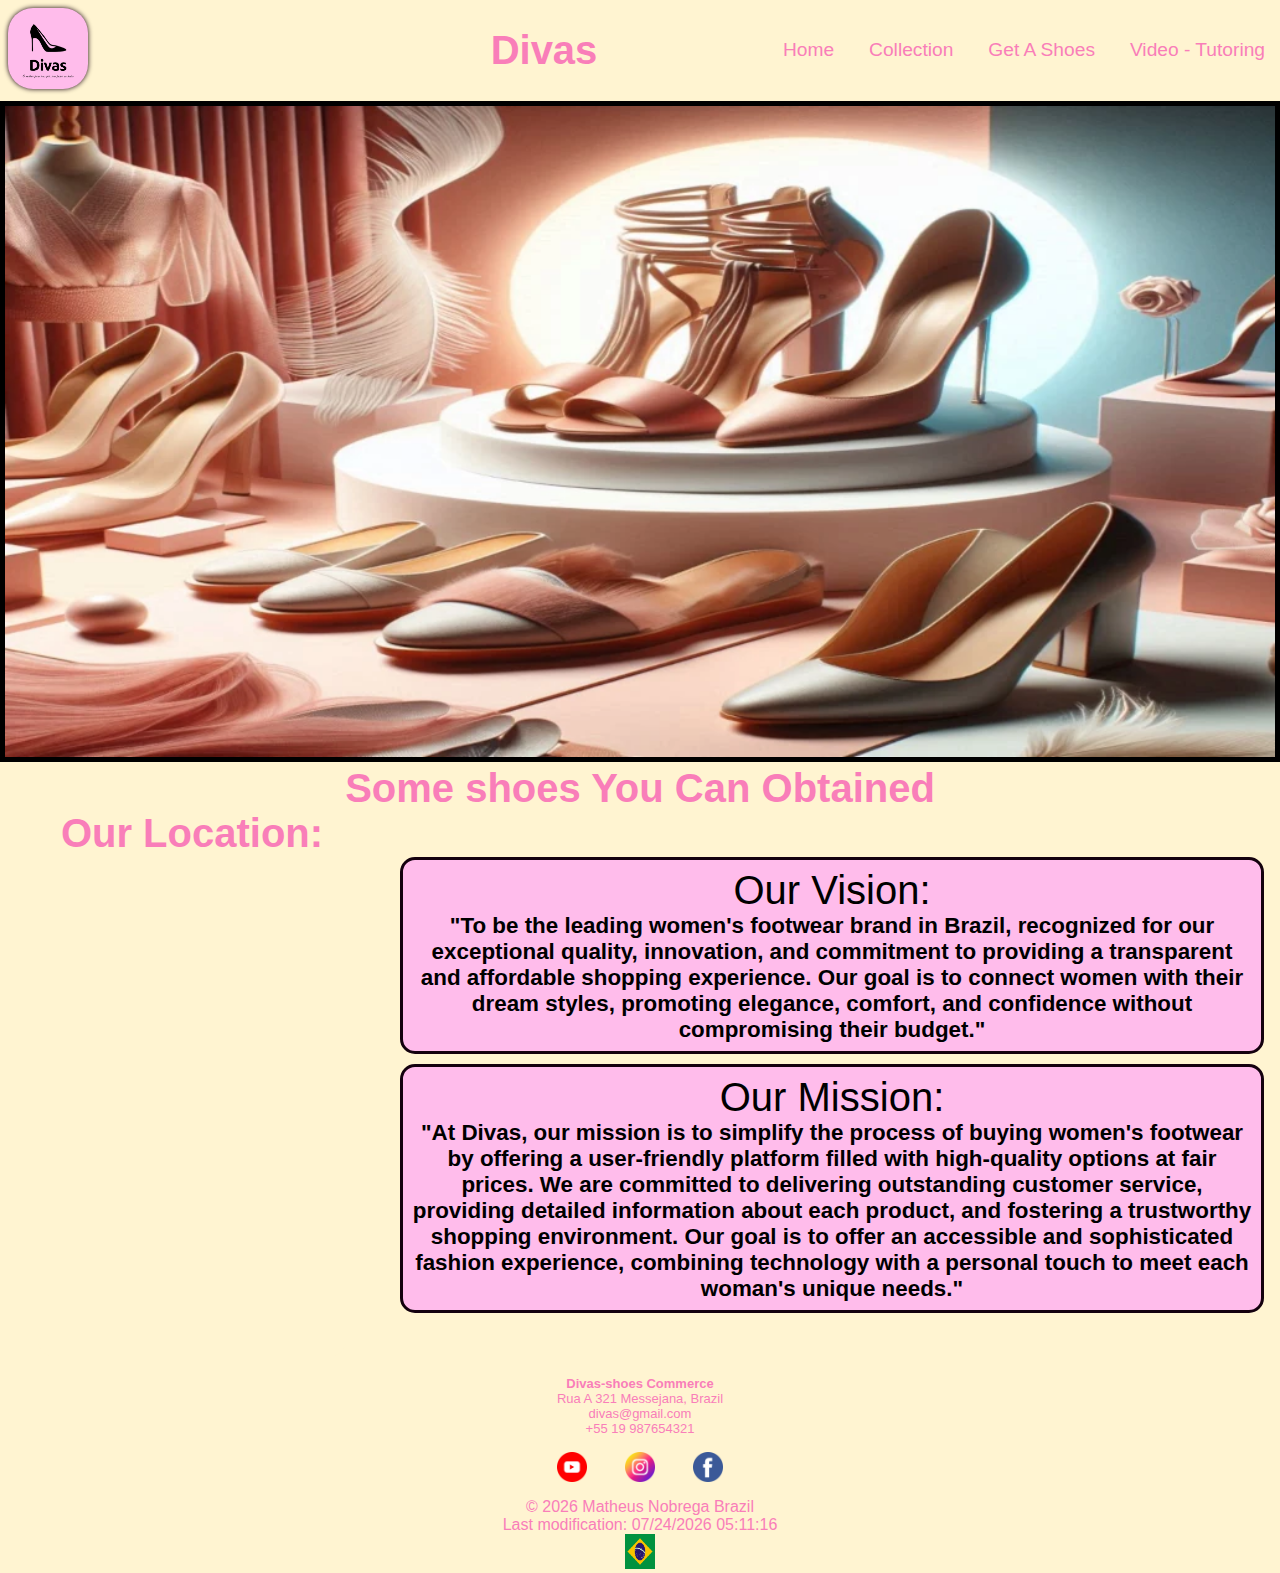
<file: project/index.html>
<!DOCTYPE html>
<html lang="en">

<head>
    <meta charset="UTF-8">
    <meta name="viewport" content="width=device-width, initial-scale=1.0">
    <meta name="author" content="Matheus Araujo da Nobrega">
    <meta name="description" content="Web Page of a Online Store of shoes called Divas">
    <link rel="icon" href="images/favicon.ico">
    <title>Divas</title>
    <link href="styles/base.css" type="text/css" rel="stylesheet">
    <link href="styles/home.css" type="text/css" rel="stylesheet">
    <script type="module" src="scripts/home.js"></script>

    <!--Font 1-->
    <link rel="preconnect" href="https://fonts.googleapis.com">
    <link rel="preconnect" href="https://fonts.gstatic.com" crossorigin>
    <link href="https://fonts.googleapis.com/css2?family=Kanit&display=swap" rel="stylesheet">

    <!--Font 2-->
    <link rel="preconnect" href="https://fonts.googleapis.com">
    <link rel="preconnect" href="https://fonts.gstatic.com" crossorigin>
    <link
        href="https://fonts.googleapis.com/css2?family=Josefin+Sans:ital,wght@0,100..700;1,100..700&family=Kanit&display=swap"
        rel="stylesheet">

    <!--Open Graphs-->
    <meta property="og:title" content=" Divas - Web Page - shoesCommerce" />
    <meta property="og:type" content="website" />
    <meta property="og:image" content="https://teteu007.github.io/wdd231/project/images/logo-divas.webp" />
    <meta property="og:url" content="https://teteu007.github.io/wdd231/project/index.html" />
</head>

<body>
    <header>
        <section id="icon-container">
            <figure>
                <img id="logo-page" src="images/logo-divas.webp" alt="logo Web Site" width="130" height="130">
                <figcaption>Logo Web Site - Divas</figcaption>
            </figure>
        </section>
        <h1>Divas</h1>
        <div id="navigation-container">
            <button id="menu" name="menu" title="hamburgerMenu"></button>
            <nav id="navMenu">
                <ul>
                    <li><a href="index.html" class="active">Home</a></li>
                    <li><a href="collection.html">Collection</a></li>
                    <li><a href="get-shoes.html">Get A Shoes</a></li>
                    <li><a href="https://www.loom.com/share/a71d8034120f4468b4c871c53f42ca32?sid=91645eb0-3998-4883-a4b1-a3f5ba46a313" target="_blank">Video - Tutoring</a></li>
                </ul>
            </nav>
        </div>
    </header>
    <main>
        <section id="video-container">
            <!-- <video autoplay muted loop id="hero-video">
                <source src="videos/hero-video.mp4" type="video/mp4">
            </video> -->
            <img src="images/hero-image.webp" alt="hero-image" id="hero-video" width="300" height="200">
        <h2>Some shoes You Can Obtained</h2>
        <section class="shoes-container">
        </section>
        <dialog id="_dialog">

        </dialog>

        <div id="location-vision-mission">
            <section id="location">
                <h2>Our Location:</h2>
                <iframe
                    src="https://www.google.com/maps/embed/v1/place?key=AIzaSyCAMEvSY4denK52pB4KYzY12A29hyhqReM&q=R.+A,++-+Messejana"
                    width="800" height="600" style="border:0;" allowfullscreen="" loading="lazy"
                    referrerpolicy="no-referrer-when-downgrade"></iframe>
            </section>
            <section class="vision-mission">
                <div id="vision">
                    <h2>Our Vision:</h2>
                    <p>"To be the leading women's footwear brand in Brazil, recognized for our exceptional quality, innovation, and commitment to providing a transparent and affordable shopping experience. Our goal is to connect women with their dream styles, promoting elegance, comfort, and confidence without compromising their budget."</p>
                </div>
                <div id="mission">
                    <h2>Our Mission:</h2>
                    <p>"At Divas, our mission is to simplify the process of buying women's footwear by offering a user-friendly platform filled with high-quality options at fair prices. We are committed to delivering outstanding customer service, providing detailed information about each product, and fostering a trustworthy shopping environment. Our goal is to offer an accessible and sophisticated fashion experience, combining technology with a personal touch to meet each woman's unique needs."</p>
                </div>
            </section>
        </div>
    </main>
    <footer>
        <div>
            <section id="information-general">
                <h2>Divas-shoes Commerce</h2>
                <p>
                    Rua A 321 Messejana, Brazil<br>
                    divas@gmail.com<br>
                    +55 19 987654321
                </p>
            </section>
            <section id="social-media">
                <img class="social-medialogos" src="images/social-media/youtube.webp" alt="youtube" width="30"
                    height="30" loading="lazy">
                <img class="social-medialogos" src="images/social-media/instagram.webp" alt="instagram" height="30"
                    width="30" loading="lazy">
                <img class="social-medialogos" src="images/social-media/facebook.webp" alt="facebook" height="30"
                    width="30" loading="lazy">
            </section>
            <section id="information-footer">
                <p>
                    <span>&copy;</span>
                    <span id="currentyear"></span>
                    Matheus Nobrega
                    Brazil
                </p>
                <p id="modified"></p>
                <hr>
                <img src="images/flag.webp" width="30" height="35" loading="lazy" alt="BrazilFlag">
            </section>
        </div>
    </footer>
</body>

</html>
</file>
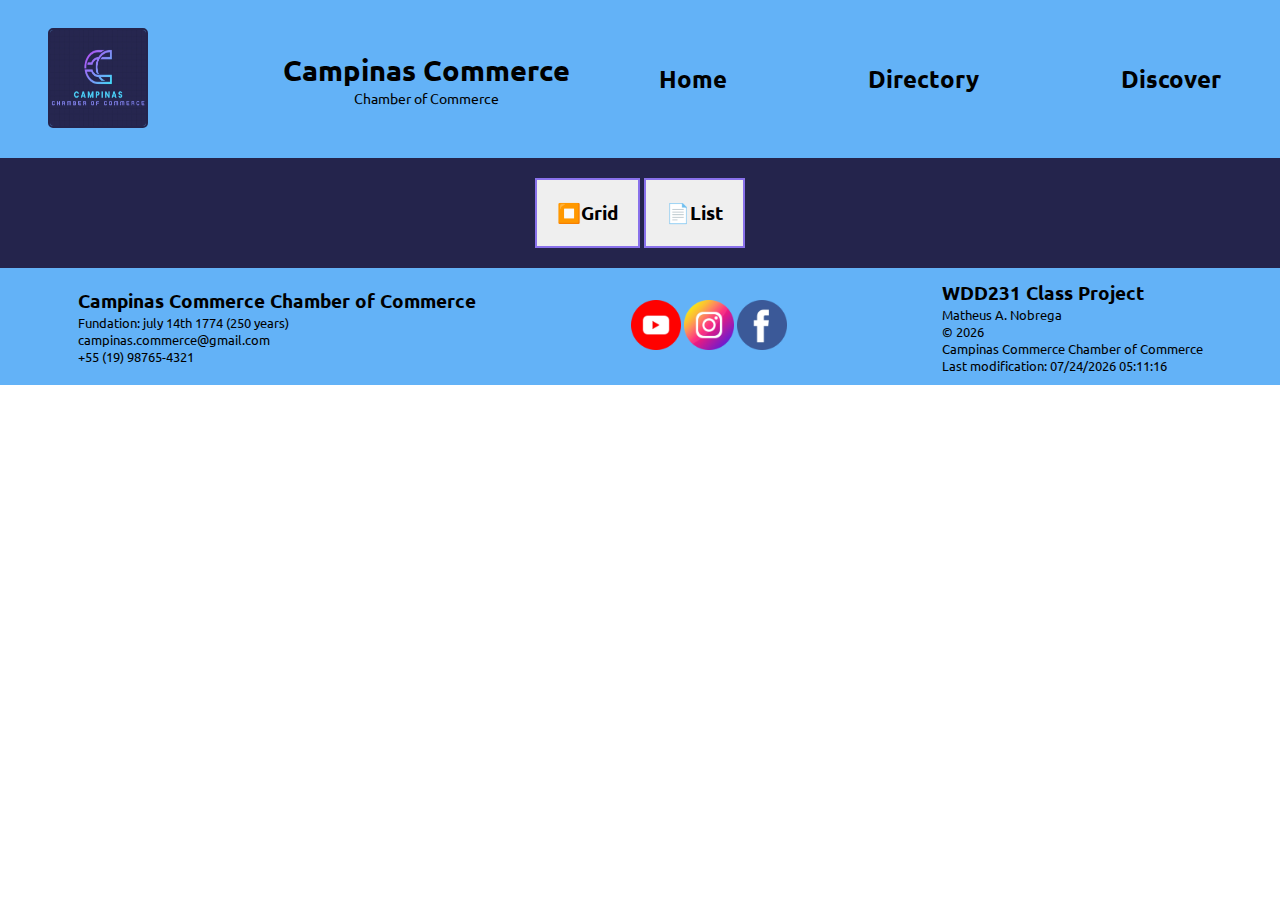
<file: chamber/directory.html>
<!DOCTYPE html>
<html lang="en">

<head>
    <meta charset="UTF-8">
    <meta name="viewport" content="width=device-width, initial-scale=1.0">
    <meta name="author" content="Matheus A. Nobrega">
    <meta name="description" content="Directory of the Chamber Commerce of Campinas, Sao Paulo, Brazil">
    <link rel="icon" href="images/favicon.ico" type="image/x-icon">
    <title>Directory of Campinas Commerce - WDD231 Web Frontend Development I</title>
    <link href="styles/directory.css" type="text/css" rel="stylesheet">
    <script src="scripts/directory.js" defer></script>

    <!--Fonts-->
    <link rel="preconnect" href="https://fonts.googleapis.com">
    <link rel="preconnect" href="https://fonts.gstatic.com" crossorigin>
    <link href="https://fonts.googleapis.com/css2?family=Ubuntu:wght@400;500;700&display=swap" rel="stylesheet">

    <!--Open Graphs-->
    <meta property="og:title" content="Directory of the Chamber Commerce of Campinas, Sao Paulo, Brazil">
    <meta property="og:type" content="website">
    <meta property="og:image" content="https://raw.githubusercontent.com/Teteu007/wdd231/main/chamber/images/logos/main-logo.webp">
    <meta property="og:url" content="https://Teteu007.github.io/wdd231/chamber/directory.html">
</head>

<body>
    <header>
        <div id="container-logo">
            <img class="logo-commerce" src="images/logos/main-logo.webp" alt="logo" width="100" height="100" loading="lazy">
        </div>
        <div id="title">
            <h1>Campinas Commerce</h1>
            <p>Chamber of Commerce</p>
        </div>
        <button id="menu"></button>
        <nav id="navMenu">
            <ul>
                <li><a href="index.html">Home</a></li>
                <li><a href="directory.html">Directory</a></li>
                <li><a href="discover.html">Discover</a></li>
            </ul>
        </nav>
    </header>
    <main>
        <div id="buttons">
            <button id="grid">⏹️Grid</button>
            <button id="list">📄List</button>
        </div>

        <section id="directory" class="grid">
            
        </section>
    </main>
    <footer>
        <section id="information">
            <h2>Campinas Commerce Chamber of Commerce</h2>
            <p>Fundation: july 14th 1774 (250 years)</p>
            <p>campinas.commerce@gmail.com</p>
            <p>+55 (19) 98765-4321</p>
        </section>
        <section id="social-media">
            <img class="social-medialogos" src="images/logos/youtube.webp" alt="youtube" width="50" height="50" loading="lazy" >
            <img class="social-medialogos" src="images/logos/instagram.webp" alt="instagram" height="50" width="50" loading="lazy">
            <img class="social-medialogos" src="images/logos/facebook.webp" alt="facebook" height="50" width="50" loading="lazy">
        </section>
        <section id="footer-info">
            <h2>WDD231 Class Project</h2>
            <p>Matheus A. Nobrega</p>
            <p>
                <span>&copy;</span>
                <span id="currentyear"></span>
            </p>
            <p>Campinas Commerce Chamber of Commerce</p>
            <p id="modified"></p>
        </section>
    </footer>
</body>

</html>
</file>
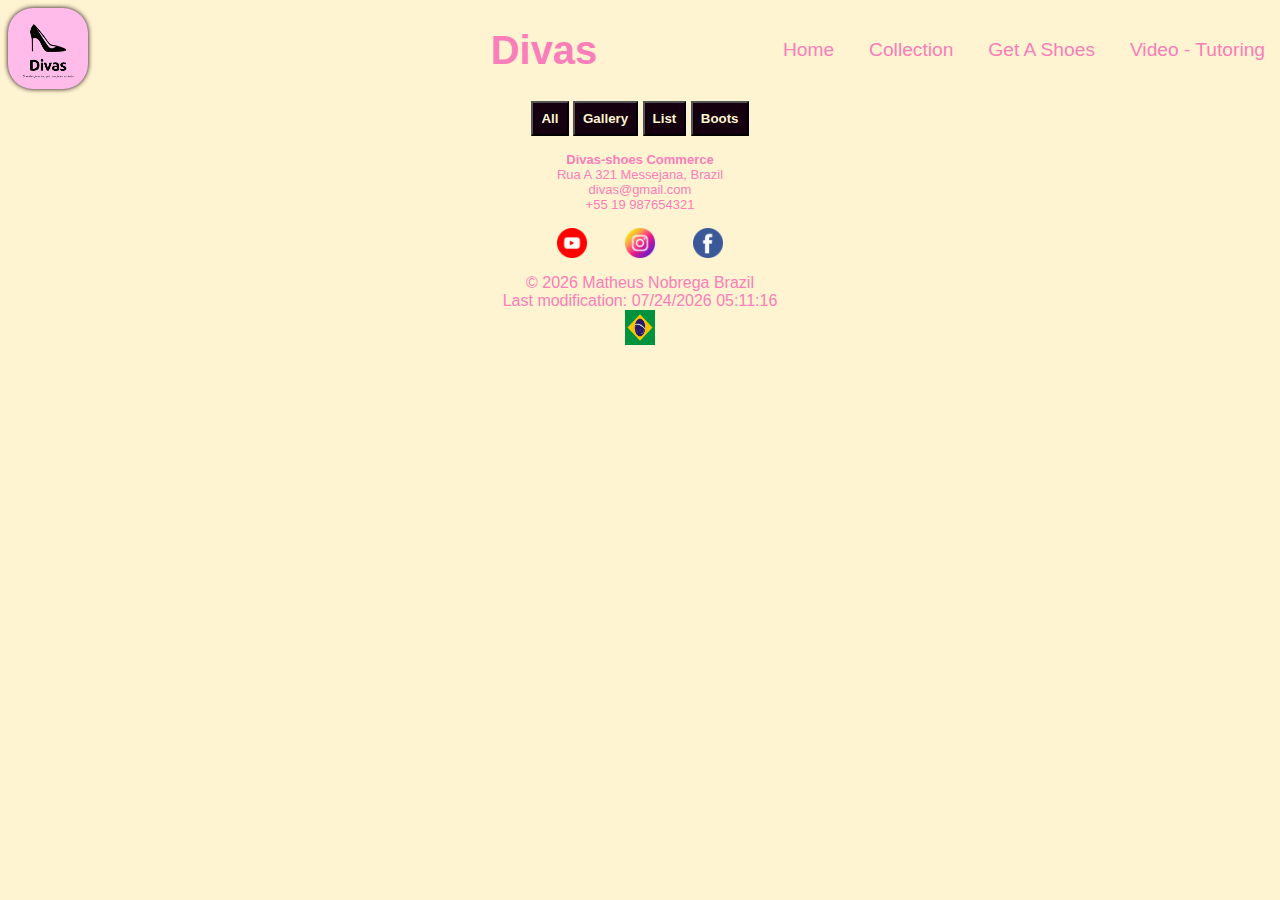
<file: project/collection.html>
<!DOCTYPE html>
<html lang="en">

<head>
    <meta charset="UTF-8">
    <meta name="viewport" content="width=device-width, initial-scale=1.0">
    <meta name="author" content="Matheus Araujo da Nobrega">
    <meta name="description" content="Web Page of a Online Store of shoes called Divas">
    <link rel="icon" href="images/favicon.ico">
    <title>Divas</title>
    <link href="styles/base.css" type="text/css" rel="stylesheet">
    <link href="styles/collection.css" type="text/css" rel="stylesheet">
    <script type="module" src="scripts/collection.js"></script>

    <!--Font 1-->
    <link rel="preconnect" href="https://fonts.googleapis.com">
    <link rel="preconnect" href="https://fonts.gstatic.com" crossorigin>
    <link href="https://fonts.googleapis.com/css2?family=Kanit&display=swap" rel="stylesheet">

    <!--Font 2-->
    <link rel="preconnect" href="https://fonts.googleapis.com">
    <link rel="preconnect" href="https://fonts.gstatic.com" crossorigin>
    <link
        href="https://fonts.googleapis.com/css2?family=Josefin+Sans:ital,wght@0,100..700;1,100..700&family=Kanit&display=swap"
        rel="stylesheet">

    <!--Open Graphs-->
    <meta property="og:title" content=" Divas - Web Page - shoesCommerce" />
    <meta property="og:type" content="website" />
    <meta property="og:image" content="https://teteu007.github.io/wdd231/project/images/logo-divas.webp" />
    <meta property="og:url" content="https://teteu007.github.io/wdd231/project/index.html" />
</head>

<body>
    <header>
        <section id="icon-container">
            <figure>
                <img id="logo-page" src="images/logo-divas.webp" alt="logo Web Site" width="130" height="130"
                    loading="lazy">
                <figcaption>Logo Web Site - Divas</figcaption>
            </figure>
        </section>
        <h1>Divas</h1>
        <div id="navigation-container">
            <button id="menu" name="menu" title="hamburgerMenu"></button>
            <nav id="navMenu">
                <ul>
                    <li><a href="index.html">Home</a></li>
                    <li><a href="collection.html" class="active">Collection</a></li>
                    <li><a href="get-shoes.html">Get A Shoes</a></li>
                    <li><a href="https://www.loom.com/share/a71d8034120f4468b4c871c53f42ca32?sid=91645eb0-3998-4883-a4b1-a3f5ba46a313" target="_blank">Video - Tutoring</a></li>
                </ul>
            </nav>
        </div>
    </header>
    <main>
        <!--Insert Custom Main-->
        <div id="buttons-filters">
            <button id="all">All</button>
            <button id="grid">Gallery</button>
            <button id="list">List</button>
            <button id="boot">Boots</button>
        </div>
        <section id="container-collection" class="grid">

        </section>
        <dialog>

        </dialog>
    </main>
    <footer>
        <div>
            <section id="information-general">
                <h2>Divas-shoes Commerce</h2>
                <p>
                    Rua A 321 Messejana, Brazil<br>
                    divas@gmail.com<br>
                    +55 19 987654321
                </p>
            </section>
            <section id="social-media">
                <img class="social-medialogos" src="images/social-media/youtube.webp" alt="youtube" width="30"
                    height="30" loading="lazy">
                <img class="social-medialogos" src="images/social-media/instagram.webp" alt="instagram" height="30"
                    width="30" loading="lazy">
                <img class="social-medialogos" src="images/social-media/facebook.webp" alt="facebook" height="30"
                    width="30" loading="lazy">
            </section>
            <section id="information-footer">
                <p>
                    <span>&copy;</span>
                    <span id="currentyear"></span>
                    Matheus Nobrega
                    Brazil
                </p>
                <p id="modified"></p>
                <hr>
                <img src="images/flag.webp" width="30" height="35" loading="lazy" alt="BrazilFlag">
            </section>
        </div>
    </footer>
</body>

</html>
</file>
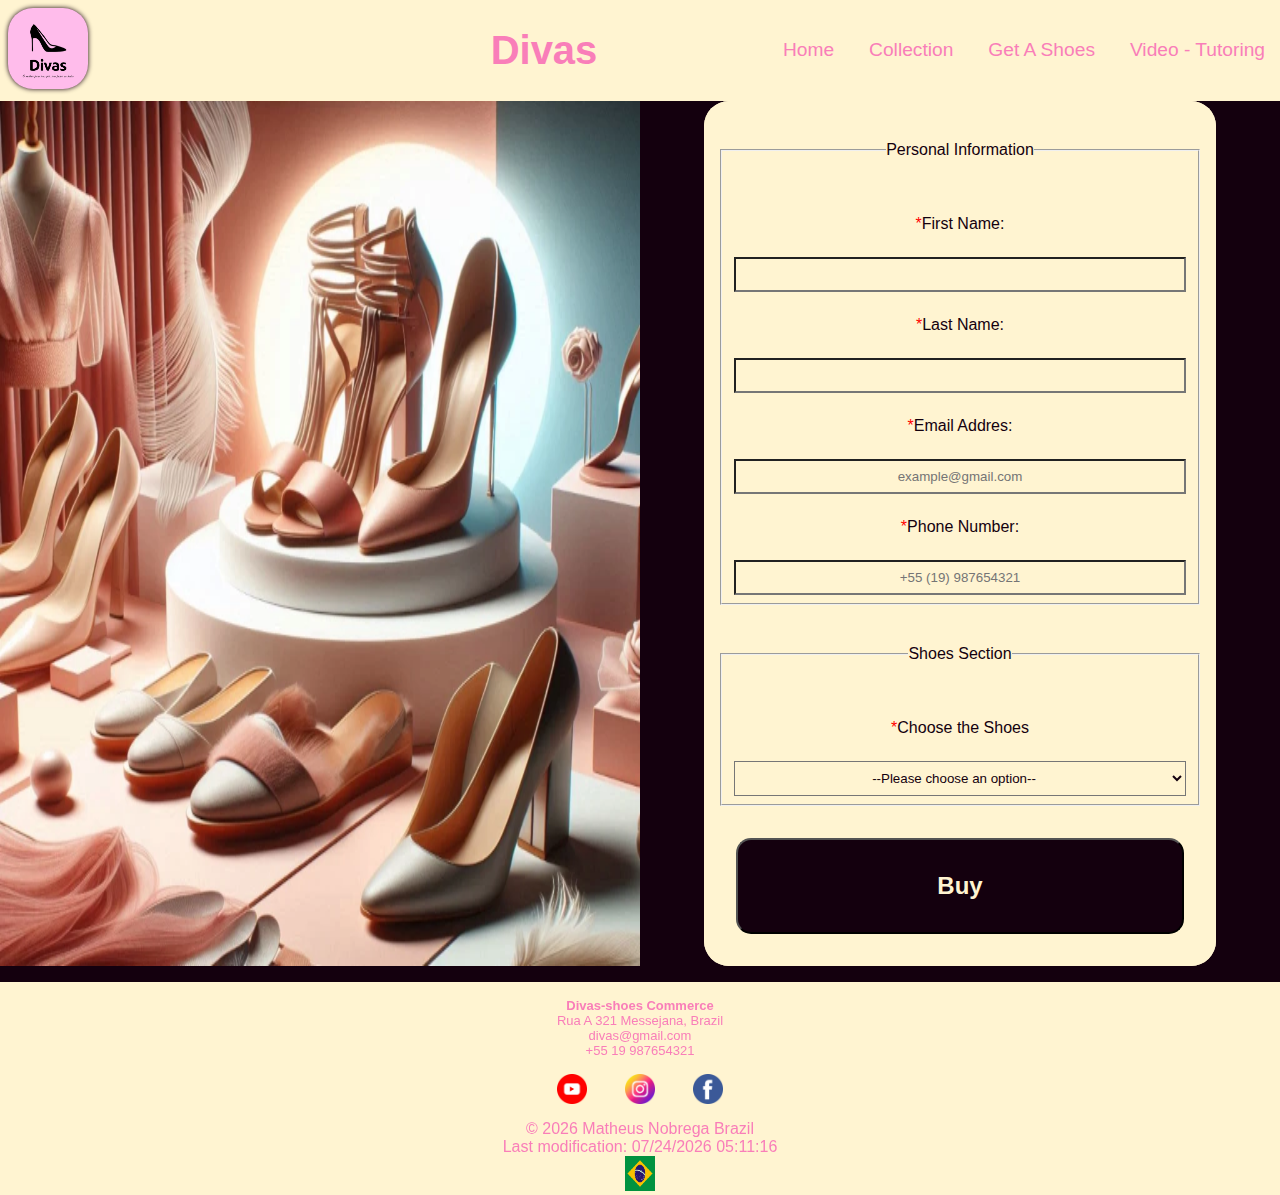
<file: project/get-shoes.html>
<!DOCTYPE html>
<html lang="en">

<head>
    <meta charset="UTF-8">
    <meta name="viewport" content="width=device-width, initial-scale=1.0">
    <meta name="author" content="Matheus Araujo da Nobrega">
    <meta name="description" content="Web Page of a Online Store of shoes called Divas">
    <link rel="icon" href="images/favicon.ico">
    <title>Divas</title>
    <link href="styles/base.css" type="text/css" rel="stylesheet">
    <link href="styles/get-shoes.css" type="text/css" rel="stylesheet">
    <script type="module" src="scripts/get-shoes.js"></script>

    <!--Font 1-->
    <link rel="preconnect" href="https://fonts.googleapis.com">
    <link rel="preconnect" href="https://fonts.gstatic.com" crossorigin>
    <link href="https://fonts.googleapis.com/css2?family=Kanit&display=swap" rel="stylesheet">

    <!--Font 2-->
    <link rel="preconnect" href="https://fonts.googleapis.com">
    <link rel="preconnect" href="https://fonts.gstatic.com" crossorigin>
    <link
        href="https://fonts.googleapis.com/css2?family=Josefin+Sans:ital,wght@0,100..700;1,100..700&family=Kanit&display=swap"
        rel="stylesheet">

    <!--Open Graphs-->
    <meta property="og:title" content=" Divas - Web Page - shoesCommerce" />
    <meta property="og:type" content="website" />
    <meta property="og:image" content="https://teteu007.github.io/wdd231/project/images/logo-divas.webp" />
    <meta property="og:url" content="https://teteu007.github.io/wdd231/project/index.html" />
</head>

<body>
    <header>
        <section id="icon-container">
            <figure>
                <img id="logo-page" src="images/logo-divas.webp" alt="logo Web Site" width="130" height="130"
                    loading="lazy">
                <figcaption>Logo Web Site - Divas</figcaption>
            </figure>
        </section>
        <h1>Divas</h1>
        <div id="navigation-container">
            <button id="menu" name="menu" title="hamburgerMenu"></button>
            <nav id="navMenu">
                <ul>
                    <li><a href="index.html">Home</a></li>
                    <li><a href="collection.html">Collection</a></li>
                    <li><a href="get-shoes.html" class="active">Get A Shoes</a></li>
                    <li><a href="https://www.loom.com/share/a71d8034120f4468b4c871c53f42ca32?sid=91645eb0-3998-4883-a4b1-a3f5ba46a313" target="_blank">Video - Tutoring</a></li>
                </ul>
            </nav>
        </div>
    </header>
    <main>
        <div class="hero-background">
            <img id="hero-image-background" src="images/hero-image.webp" alt="background" loading="lazy" width="500" height="600">
        </div>
        <div id="form">
            <!--Insert Custom Main-->
            <form method="get" class="form1" action="thanku.html">
                <fieldset id="personal-information">
                    <legend>Personal Information</legend>
                    <label class="required" for="first-name">First Name:</label>
                    <input type="text" autocomplete="given-name" name="first-name" id="first-name" required
                        title="First Name">
                    <label class="required" for="last-name">Last Name:</label>
                    <input type="text" autocomplete="family-name" name="last-name" id="last-name" required
                        title="Last Name">
                    <label class="required" for="email">Email Addres:</label>
                    <input type="email" autocomplete="email" name="email" id="email" required
                        placeholder="example@gmail.com" title="Your Email Address">
                    <label class="required" for="phone-number">Phone Number:</label>
                    <input type="tel" autocomplete="tel" name="phone-numer" id="phone-number" required
                        placeholder="+55 (19) 987654321" title="Your phone Number with country code">
                </fieldset>
                <fieldset id="shoes-section">
                    <legend>Shoes Section</legend>
                    <label class="required" for="shoes-list">Choose the Shoes</label>
                    <select id="shoes-list" name="shoes-list" title="Shoes">

                    </select>
                </fieldset>
                <input type="hidden" id="timestamp" name="timestamp">
                <input type="submit" id="button-submitt" name="submit" value="Buy">
            </form>
        </div>
    </main>
    <footer>
        <div>
            <section id="information-general">
                <h2>Divas-shoes Commerce</h2>
                <p>
                    Rua A 321 Messejana, Brazil<br>
                    divas@gmail.com<br>
                    +55 19 987654321
                </p>
            </section>
            <section id="social-media">
                <img class="social-medialogos" src="images/social-media/youtube.webp" alt="youtube" width="30"
                    height="30" loading="lazy">
                <img class="social-medialogos" src="images/social-media/instagram.webp" alt="instagram" height="30"
                    width="30" loading="lazy">
                <img class="social-medialogos" src="images/social-media/facebook.webp" alt="facebook" height="30"
                    width="30" loading="lazy">
            </section>
            <section id="information-footer">
                <p>
                    <span>&copy;</span>
                    <span id="currentyear"></span>
                    Matheus Nobrega
                    Brazil
                </p>
                <p id="modified"></p>
                <hr>
                <img src="images/flag.webp" width="30" height="35" loading="lazy" alt="BrazilFlag">
            </section>
        </div>
    </footer>
</body>

</html>
</file>
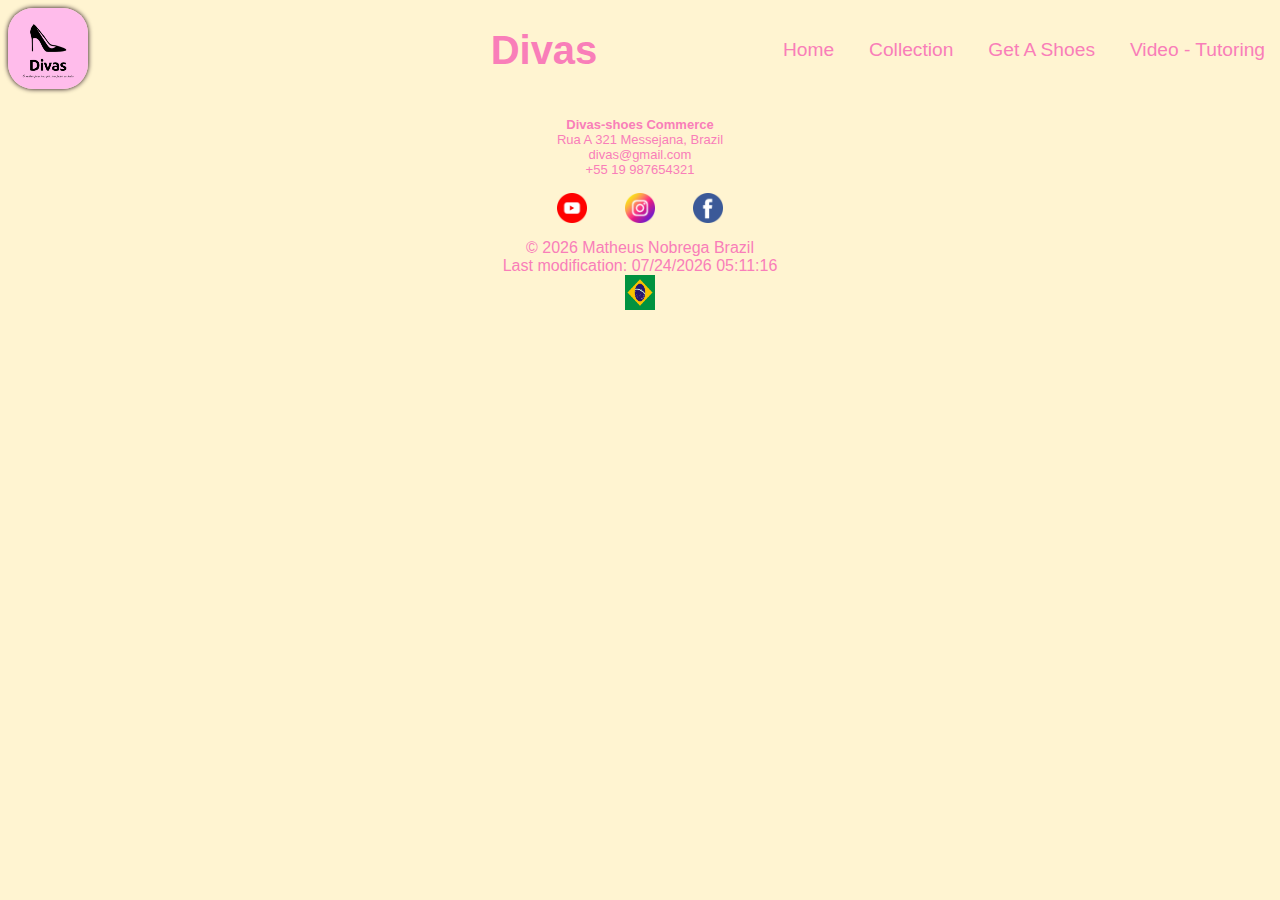
<file: project/thanku.html>
<!DOCTYPE html>
<html lang="en">

<head>
    <meta charset="UTF-8">
    <meta name="viewport" content="width=device-width, initial-scale=1.0">
    <meta name="author" content="Matheus Araujo da Nobrega">
    <meta name="description" content="Web Page of a Online Store of shoes called Divas">
    <link rel="icon" href="images/favicon.ico">
    <title>Divas</title>
    <link href="styles/base.css" type="text/css" rel="stylesheet">
    <link href="styles/thanku.css" type="text/css" rel="stylesheet">
    <script type="module" src="scripts/thanku.js"></script>

    <!--Font 1-->
    <link rel="preconnect" href="https://fonts.googleapis.com">
    <link rel="preconnect" href="https://fonts.gstatic.com" crossorigin>
    <link href="https://fonts.googleapis.com/css2?family=Kanit&display=swap" rel="stylesheet">

    <!--Font 2-->
    <link rel="preconnect" href="https://fonts.googleapis.com">
    <link rel="preconnect" href="https://fonts.gstatic.com" crossorigin>
    <link
        href="https://fonts.googleapis.com/css2?family=Josefin+Sans:ital,wght@0,100..700;1,100..700&family=Kanit&display=swap"
        rel="stylesheet">

    <!--Open Graphs-->
    <meta property="og:title" content=" Divas - Web Page - shoesCommerce" />
    <meta property="og:type" content="website" />
    <meta property="og:image" content="https://teteu007.github.io/wdd231/project/images/logo-divas.webp" />
    <meta property="og:url" content="https://teteu007.github.io/wdd231/project/index.html" />
</head>

<body>
    <header>
        <section id="icon-container">
            <figure>
                <img id="logo-page" src="images/logo-divas.webp" alt="logo Web Site" width="130" height="130"
                    loading="lazy">
                <figcaption>Logo Web Site - Divas</figcaption>
            </figure>
        </section>
        <h1>Divas</h1>
        <div id="navigation-container">
            <button id="menu" name="menu" title="hamburgerMenu"></button>
            <nav id="navMenu">
                <ul>
                    <li><a href="index.html">Home</a></li>
                    <li><a href="collection.html">Collection</a></li>
                    <li><a href="get-shoes.html">Get A Shoes</a></li>
                    <li><a href="https://www.loom.com/share/a71d8034120f4468b4c871c53f42ca32?sid=91645eb0-3998-4883-a4b1-a3f5ba46a313" target="_blank">Video - Tutoring</a></li>
                </ul>
            </nav>
        </div>
    </header>
    <main>
        <!--Insert Custom Main-->
        <section id="thanks-section">
            
        </section>
    </main>
    <footer>
        <div>
            <section id="information-general">
                <h2>Divas-shoes Commerce</h2>
                <p>
                    Rua A 321 Messejana, Brazil<br>
                    divas@gmail.com<br>
                    +55 19 987654321
                </p>
            </section>
            <section id="social-media">
                <img class="social-medialogos" src="images/social-media/youtube.webp" alt="youtube" width="30"
                    height="30" loading="lazy">
                <img class="social-medialogos" src="images/social-media/instagram.webp" alt="instagram" height="30"
                    width="30" loading="lazy">
                <img class="social-medialogos" src="images/social-media/facebook.webp" alt="facebook" height="30"
                    width="30" loading="lazy">
            </section>
            <section id="information-footer">
                <p>
                    <span>&copy;</span>
                    <span id="currentyear"></span>
                    Matheus Nobrega
                    Brazil
                </p>
                <p id="modified"></p>
                <hr>
                <img src="images/flag.webp" width="30" height="35" loading="lazy" alt="BrazilFlag">
            </section>
        </div>
    </footer>
</body>

</html>
</file>
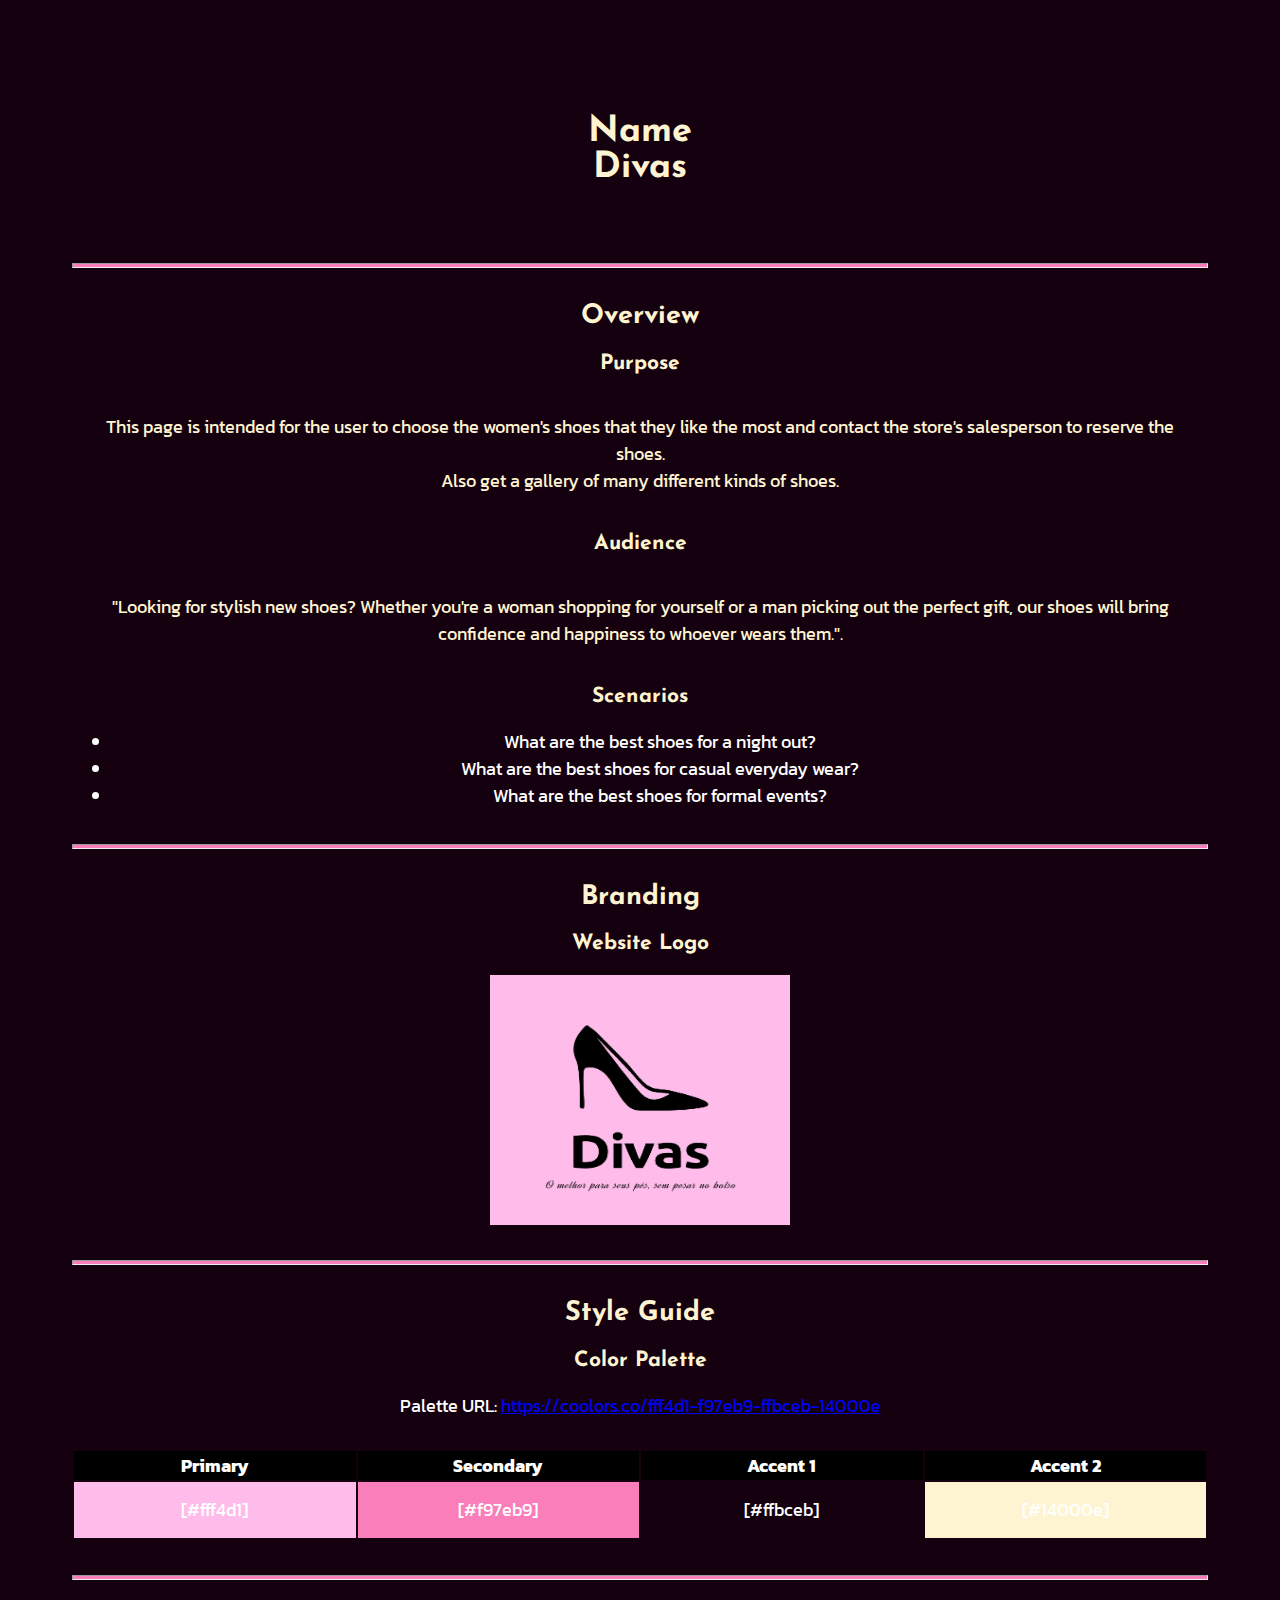
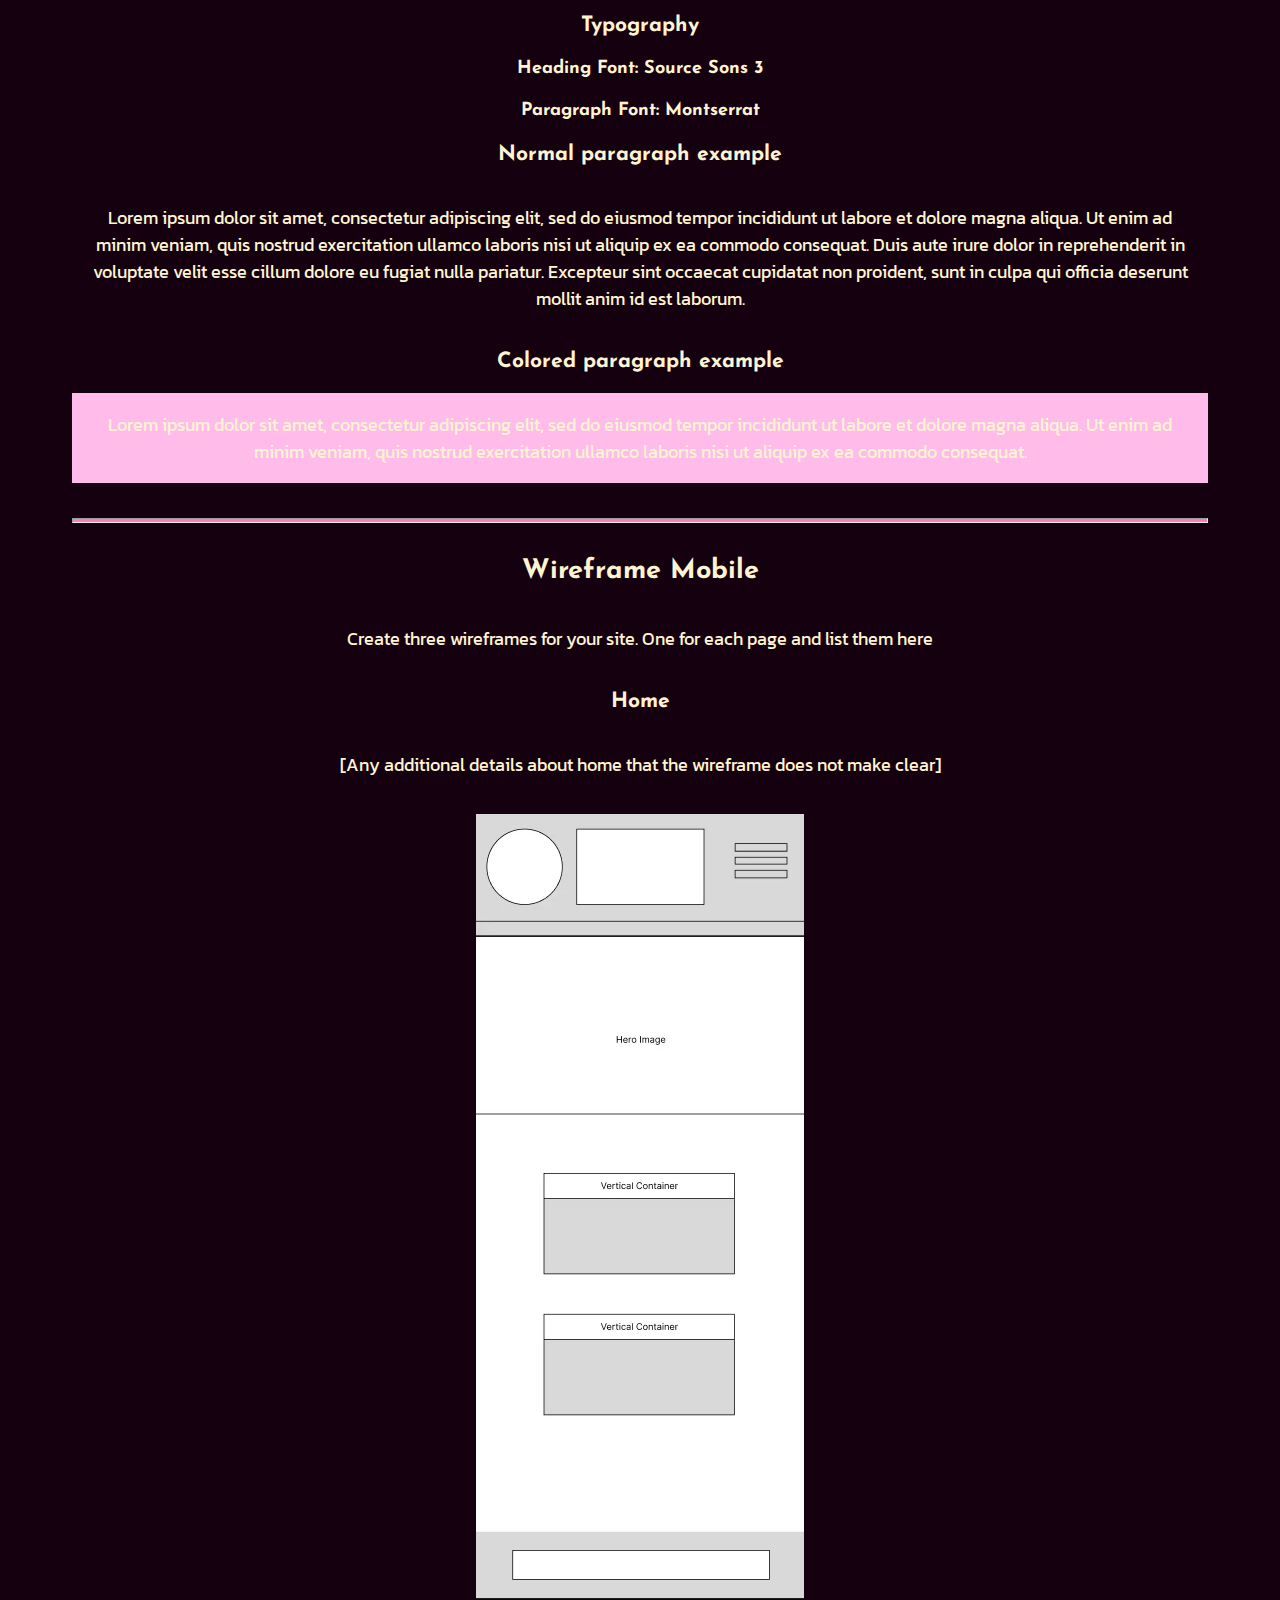
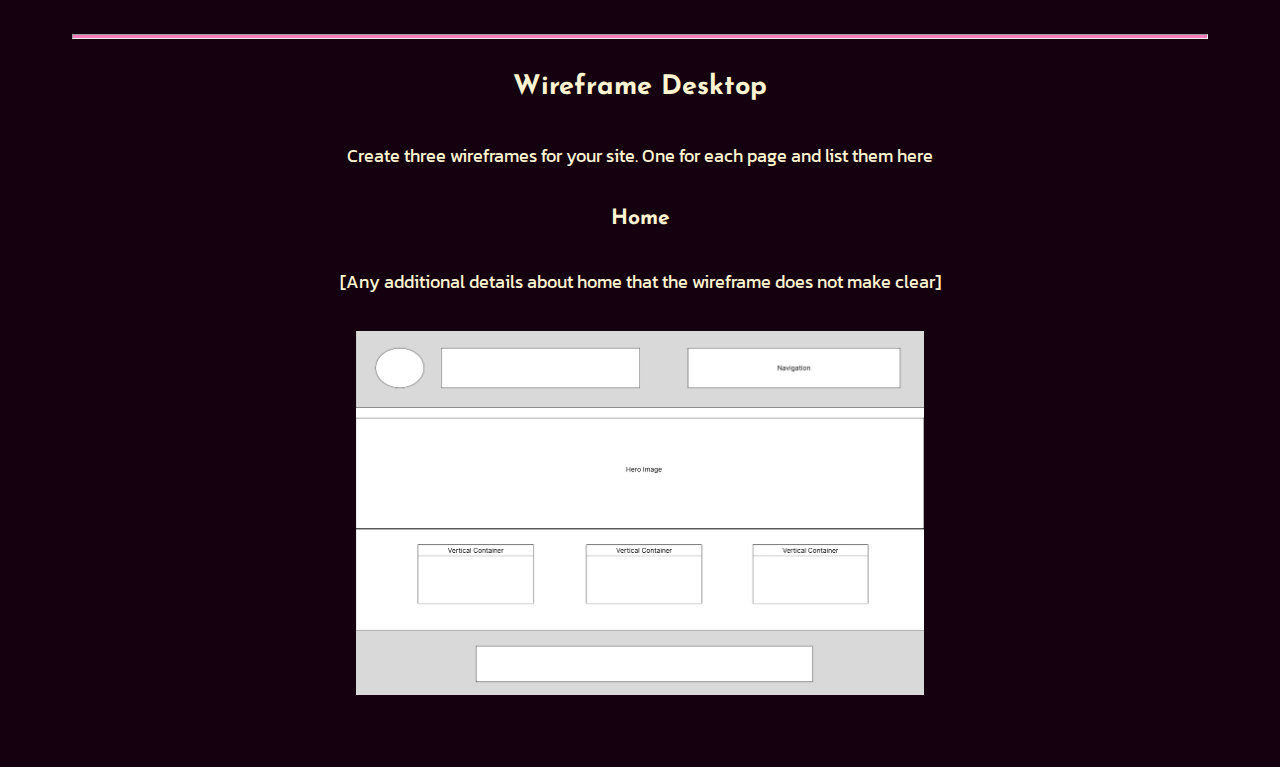
<file: project/siteplan/siteplan.html>
<!DOCTYPE html>
<html lang="en">

<head>
    <meta charset="UTF-8">
    <meta name="viewport" content="width=device-width, initial-scale=1.0">
    <meta name="author" content="Matheus Araujo da Nóbrega">
    <meta name="description" content="Site Plan of the Web Page divas.com">
    <link rel="icon" href="../images/favicon.ico">
    <title></title>
    <link href="styles/siteplan.css" type="text/css" rel="stylesheet">
    <!-- <script src="" defer></script> -->

    <!--Font 1-->
    <link rel="preconnect" href="https://fonts.googleapis.com">
    <link rel="preconnect" href="https://fonts.gstatic.com" crossorigin>
    <link href="https://fonts.googleapis.com/css2?family=Kanit&display=swap" rel="stylesheet">

    <!--Font 2-->
    <link rel="preconnect" href="https://fonts.googleapis.com">
    <link rel="preconnect" href="https://fonts.gstatic.com" crossorigin>
    <link
        href="https://fonts.googleapis.com/css2?family=Josefin+Sans:ital,wght@0,100..700;1,100..700&family=Kanit&display=swap"
        rel="stylesheet">

    <!--Open Graphs-->
    <meta property="og:title"
        content="WDD 231: Web Frontend Development - Matheus Nobrega - SitePlan - divas.com" />
    <meta property="og:type" content="website" />
    <meta property="og:image" content="https://Teteu007.github.io/wdd231/project/images/logo-divas.webp" />
    <meta property="og:url" content="https://Teteu007.github.io/wdd231/project/siteplan/siteplan.html" />
</head>

<body>
    <header>
        <h1>Name<br>Divas</h1>
    </header>

    <hr>
    <h2>Overview</h2>
    <h3>Purpose</h3>
    <p>This page is intended for the user to choose the women's shoes that they like the most and contact the store's salesperson to reserve the shoes.
        <br>
        Also get a gallery of many different kinds of shoes.
    </p>
    <h3>Audience</h3>
    <p>"Looking for stylish new shoes? Whether you're a woman shopping for yourself or a man picking out the perfect gift, our shoes will bring confidence and happiness to whoever wears them.".</p>
    <h3>Scenarios</h3>
    <ul>
        <li>
            What are the best shoes for a night out?
        </li>
        <li>
            What are the best shoes for casual everyday wear?
        </li>
        <li>
            What are the best shoes for formal events?
        </li>
    </ul>
    <hr />
    <h2>Branding</h2>
    <h3>Website Logo</h3>
    <img src="images/logo-divas.webp" alt="Logo image" loading="lazy" width="300" height="250">

    <hr>
    <h2>
        Style Guide
    </h2>

    <h3>Color Palette</h3>

    Palette URL: <a href="https://coolors.co/fff4d1-f97eb9-ffbceb-14000e"
        target="_blank">https://coolors.co/fff4d1-f97eb9-ffbceb-14000e</a>

    <table class="colors">
        <tr>
            <th>Primary</th>
            <th>Secondary</th>
            <th>Accent 1</th>
            <th>Accent 2</th>
        </tr>
        <tr>
            <td class="primary">[#fff4d1]</td>
            <td class="secondary">[#f97eb9]</td>
            <td class="accent1">[#ffbceb]</td>
            <td class="accent2">[#14000e]</td>
        </tr>
    </table>

    <hr>
    <h3>Typography</h3>
    <h4>
        Heading Font: Source Sons 3
    </h4>
    <h4>
        Paragraph Font: Montserrat
    </h4>
    <h3>
        Normal paragraph example
    </h3>
    <p>
        Lorem ipsum dolor sit amet, consectetur adipiscing elit, sed do eiusmod tempor incididunt ut labore et
        dolore magna aliqua. Ut enim ad minim veniam, quis nostrud exercitation ullamco laboris nisi ut aliquip
        ex ea commodo consequat. Duis aute irure dolor in reprehenderit in voluptate velit esse cillum dolore eu
        fugiat nulla pariatur. Excepteur sint occaecat cupidatat non proident, sunt in culpa qui officia
        deserunt mollit anim id est laborum.
    </p>
    <h3>
        Colored paragraph example
    </h3>
    <p class="colored">
        Lorem ipsum dolor sit amet, consectetur adipiscing elit, sed do eiusmod tempor incididunt ut labore et
        dolore magna aliqua. Ut enim ad minim veniam, quis nostrud exercitation ullamco laboris nisi ut aliquip
        ex ea commodo consequat.
    </p>


    <!-- --------Wireframes Section -------------- -->
    <hr>
    <h2>Wireframe Mobile</h2>
    <p>
        Create three wireframes for your site. One for each page and list them here</p>
    <h3>Home</h3>
    <p>
        [Any additional details about home that the wireframe does not make clear]
    </p>
    <img src="images/divas-home-mobile.webp" alt="home page wireframe">
    
    <hr>
    <h2>Wireframe Desktop</h2>
    <p>
        Create three wireframes for your site. One for each page and list them here</p>
    <h3>Home</h3>
    <p>
        [Any additional details about home that the wireframe does not make clear]
    </p>
    <img src="images/divas-home-desktop.webp" alt="home page wireframe">

    </main>
    <footer>
    </footer>
</body>

</html>
</file>
<file: project/styles/base.css>
/*
Thi base page, contains the full style of the header and footer of the pages.
*/

:root {
    --primaryColor: #f97eb9;
    --secondColor: #ffbceb;
    --accent1Color: #14000e;
    --backGroundColor: #fff4d1;

    --headingFont: "Source Sons 3", sans-serif;
    --paragraphFont: "Montserrat", sans-serif;
}

* {
    font-family: var(--paragraphFont);
    color: var(--primaryColor);
    background-color: var(--backGroundColor);
    margin: 0;
    padding: 0;
    box-sizing: border-box;
    text-decoration: none;
}

body {
    max-width: 100%;
    overflow-x: hidden;
}

header {
    display: block;
}

header h1 {
    visibility: invisible;
}

.active::after {
    content: "🔔";
}

#logo-page {
    margin: 0.5rem;
    border-radius: 25px;
    box-shadow: 0 0 5px var(--accent1Color);
    width: 25%;
    height: auto;
}

figcaption {
    display: none; /*I do not like the figcaption*/
}

header h1 {
    font-family: var(--headingFont);
    text-align: center;
    font-size: 30px;
    position: absolute;
    top: 15px;
    left: 120px;
}

h2, h3 {
    font-family: var(--headingFont);
}

#menu {
    font-size: 2.5rem;
    border: 0;
    background: none;
    color: var(--secondColor);
    position: absolute;
    right: 10px;
    top: 5px;
}

#menu::before {
    content: "☰";
}

#menu.open::before {
    content: "X";
}

#navMenu {
    overflow: hidden;
    max-height: 0;
    display: flex;
    flex-direction: column;
    transition: max-height 2s ease-out;
}

#navMenu.open {
    max-height: 500px;
}

#navMenu.open a {
    display: block;
    text-align: center;
    font-weight: bold;
}

#navMenu ul {
    list-style: none;
    display: block;
    width: 100%;
}

#navMenu a {
    display: none;
    padding: 0.5rem 0;
    text-decoration: none;
    font-size: 200%;
    transition: opacity 1s ease-in-out;
    opacity: 0;
}

#navMenu.open a {
    opacity: 1;
}

#navMenu a:hover {
    background-color: transparent;
    color: var(--primaryColor);
}

footer {
    text-align: center;
    text-decoration: none;
}

#social-media {
    display: flex;
    justify-content: space-evenly;
    margin: 1rem;
}

#information-general{
    display: block;
    margin: 1rem;
}

#information-general *{
    font-size: small;
}

dialog {
    border: 2px solid var(--secondColor);
    border-radius: 25px;
    padding: 1rem;
    background-color: var(--accent1Color);
    max-width: 80%;
    width: 50%;
    opacity: 0;
    transform: scale(0.8);
    transition: opacity,transform 1s ease-in-out;
    position: fixed;
    top: 25%;
    left: 25%;
    transform: translate(-50%, -50%);
    z-index: 1000;
    text-align: center;
}

dialog.open {
    opacity: 1;
    transform: scale(1);
}

::backdrop {
    background-color: rgba(0, 0, 0, 0.5);
}

dialog button {
    border: 1px solid rgba(0, 0, 0, 0.1);
}

dialog button:hover {
    cursor: pointer;
}

dialog * {
    background-color: var(--accent1Color);
    color: var(--backGroundColor);
    font-weight: bold;
    font-size: 110%;
}

/*Large View*/
@media screen and (min-width: 820px) {

    body {
        margin: 0;
    }

    header {
        display: grid;
        grid-template-columns: 25% 35% auto;
        align-items: center;
        position: sticky;
        top: 0;
    }
    
    header h1 {
        visibility: visible;
    }

    #icon-container {
        grid-column: 1/2;
    }

    .active::after {
        content: inherit;
    }

    header h1 {
        position: inherit;
        font-size: 250%;
        grid-column: 2/3;
        padding: 0;
        margin: 0;
    }

    figure {
        position: relative;
    }

    #menu {
        display: none;
    }

    #navMenu {
        position: inherit;
        display: block;
        transition: none;
        grid-column: 3/4;
        opacity: 1;
        max-width: 100%;
        max-height: 500px;
    }

    #navMenu ul {
        display: flex;
        gap: 5px;
        justify-content: space-around;
    }

    #navMenu a {
        display: block;
        transition: none;
        opacity: 1;
        font-size: 120%;
        transition: all 2s;
    }

    #navMenu a:hover {
        transform: scale(1.2);
        padding: 0.5rem;
        border-bottom: solid var(--accent1Color);
    }

    footer {
        display: flex;
        justify-content: space-around;
        text-align: center;
        position: relative;
    }
    
    footer div {
        display: block;
        position: absolute;
        top: 100%;
    }

    footer hr {
        display: none;
        flex-wrap: wrap;
    }
}
</file>
<file: project/styles/home.css>
:root {
    --primaryColor: #f97eb9;
    --secondColor: #ffbceb;
    --accent1Color: #14000e;
    --backGroundColor: #fff4d1;

    --headingFont: "Source Sons 3", sans-serif;
    --paragraphFont: "Montserrat", sans-serif;
}


header {
    position: inherit;
}

@keyframes shoes-icon {
    from {
        left: 100%;
    }

    to {
        left: -100%;
    }

}

main {
    text-align: center;
}

.icon-shoes {
    display: none;
}

#shoes1 {
    display: none;
}

#shoes2 {
    display: none;
}

#video-container {
    max-width: 100%;
}

#hero-video {
    width: 100%;
    height: 100%;
    border: 5px solid black;
}

.shoes-container {
    display: flex;
    flex-direction: column;
    gap: 10px;
    text-align: center;
}

h2 {
    font-size: 250%;
    text-align: center;
}

.shoes-container > img {
    width: 50%;
    margin: 0 auto;
    border-radius: 15px;
    transition: all 3s;
}

.shoes-container > img:hover {
    cursor: pointer;
    transform: scale(1.2);
    box-shadow: 0 0 5px var(--secondColor);
}


#location iframe{
    width: 80%;
    height: 500px;
    border-radius: 15px;
}

.vision-mission {
    margin: 1rem;
    display: flex;
    flex-direction: column;
    gap: 10px;
}

.vision-mission * {
    color: black;
    font-weight: 200;
    background-color: var(--secondColor);
}

.vision-mission p {
    font-weight: bold;
    font-size: 140%;
}

#vision, #mission {
    border: 3px solid var(--accent1Color);
    padding: 0.5rem;
    border-radius: 15px;
}

@media screen and (min-width: 820px){

    .icon-shoes {
        position: relative;
        display: block;
    }
    
    #shoes1 {
        position: absolute;
        animation: shoes-icon 7s linear infinite;
        background: none;
        display: inline;
    }
    
    #shoes2 {
        position: absolute;
        animation: shoes-icon 5s linear infinite 1s;
        background: none;
        display: inline;
    }

    .shoes-container {
        flex-direction: row;
        align-items: center;
        flex-wrap: wrap;
        gap: 0;
    }

    .shoes-container img {
        width: 300px;
    }

    #location-vision-mission {
        display: grid;
        grid-template-columns: 30% 70%;
        align-items: center;
    }
}
</file>
<file: chamber/styles/directory.css>
:root {
    --primaryColor: #24244c;
    --secondaryColor: #24244c;
    --thirdColor: #8971eb;
    --backgroundColor: #63b2f7;
    --textColor: #FFFF;
    --primaryFont: "Ubuntu", sans-serif;
    --primaryFontWeight: 400;
    --secondaryFontWeight: 500;
    --fontBold: 700;
}

* {
    font-family: var(--primaryFont);
    color: #000000;
    margin: 0;
    padding: 0;
    box-sizing: border-box;
}

body {
    max-width: 100%;
    overflow-x: hidden;
}

header,
main,
footer {
    max-width: 100%;
}

header {
    background-color: var(--backgroundColor);
    display: block;
    width: 100%;
    
}

.logo-commerce {
    border-radius: 5px;
    border: 2px solid var(--secondaryColor);
    margin: 2px;
    cursor: pointer;
}

#title {
    font-size: 50%;
    text-align: center;
    top: 15px;
    margin-left: 120px;
    position: absolute;
}

/*Ham Button*/
#menu {
    font-size: 2.5rem;
    border: 0;
    background: none;
    color: var(--textColor);
    position: absolute;
    right: 20px;
    top: 5px;
}

#menu::before {
    content: "☰";
}

#menu.open::before {
    content: "X";
}

#navMenu.open a {
    display: block;
    font-weight: 400;
}

#navMenu {
    background-color: var(--backgroundColor);
    display: flex;
    flex-direction: column;
}

#navMenu ul {
    list-style: none;
    display: block;
    width: 100%;
}

#navMenu a {
    display: none;
    text-align: right;
    padding: 15px 0;
    text-decoration: none;
    font-size: 150%;
    margin-right: 1rem;
}

#navMenu a:hover {
    background-color: transparent;
    color: var(--primaryColor);
}

/*Footer*/

footer {
    background-color: var(--backgroundColor);
    font-size: 60%;
    display: flex;
    flex-direction: column;
    align-items: center;
}

#social-media {
    margin: 2rem 0;
    text-align: center;
}

.social-medialogos {
    margin: 0 15px;
}

#footer-info {
    margin-bottom: 20px;
}

#information {
    margin-top: 20px;
}

/* Main */
main {
    display: block;
    justify-content: center;
    align-items: center;
}

/*Grid And List*/
.grid {
    display: flex;
    flex-direction: column;
    align-items: center;
    font-size: 80%;
}

.grid section {
    margin-bottom: 20px;
    padding: 20px;
    border: 1px solid #ccc;
    border-radius: 8px;
    width: 100%;
    box-shadow: 0 4px 8px rgba(0, 0, 0, 0.1);
    display: block;
}

.grid section img {
    width: 100%;
    max-width: 150px;
    height: auto;
    border-radius: 8px;
    box-shadow: 5px 10px 5px var(--primaryColor);
    position: relative;
    display: block;
    margin: 0 auto;
}

.grid section h2 {
    text-align: center;
    margin-top: 10px;
}

.grid > section > a {
    text-align: center;
}

.grid section p{
    text-align: center;
}

/*Buttons*/
#buttons {
    padding: 20px;
    background-color: var(--primaryColor);
    text-align: center;
}

#grid,
#list {
    padding: 20px;
    font-family: var(--primaryFont);
    font-weight: var(--fontBold);
    font-size: 120%;
    border: 2px solid var(--thirdColor);
}

.list {
    display: flex;
    flex-direction: column;
}

.list section {
    display: grid;
    grid-template-columns: 2fr 1fr 1fr;
    margin: 0;
    padding: 0.25rem;
    font-size: small;
}

.list section > * {
    margin: 0 1rem;
}

.list section img {
    display: none;
}

.list section h3 {
    font-size: 80%;
}

.list section:nth-child(even) {
    background-color: var(--thirdColor);
}

/*Larges Views*/
@media screen and (min-width: 800px) {

    body {
        max-width: 1500px;
        margin: 0 auto;

    }
    header {
        display: grid;
        grid-template-columns: 20% 25% 55%;
        align-items: center;
        gap: 10px;
        /* overflow-x: hidden; */
        color: var(--textColor);
    }

    .logo-commerce {
        grid-column: 1 / 2;
        margin-left: 3rem;
    }

    #title {
        font-size: 90%;
        text-align: center;
        position: inherit;
        margin: 0 auto;
        grid-column: 2 / 3;
    }

    #menu {
        display: none;
    }

    #navMenu {
        font-size: 100%;
        /* grid-column: 3 / 4; */
        max-width: 800px;
    }

    #navMenu ul {
        list-style: none;
        display: flex;
        flex-wrap: wrap;
        padding: 0;
        max-width: 800px;
        justify-content: space-around;
    }

    #navMenu ul li {
        padding: 3rem;
        font-weight: 700;
        color: var(--textColor);
    }

    #navMenu ul li a {
        display: block;
        text-align: center;     
        text-decoration: none;
    }

    #navMenu ul li:hover {
        background-color: var(--thirdColor);
        color: var(--textColor);
    }

    #navMenu ul li:hover a {
        color: var(--secondaryColor);
    }


    /*Footer*/

    footer {
        background-color: var(--backgroundColor);
        font-size: 80%;
        display: flex;
        flex-direction: row;
        align-items: center;
        justify-content: space-around;
    }
    
    #social-media {
        margin: 2rem 0;
        text-align: center;
    }
    
    .social-medialogos {
        width: 50px;
        margin: 0;
    }
    
    #footer-info {
        margin-bottom: 0;
    }
    
    #information {
        margin-top: 0;
    }

    /*MAIN*/
    .grid{
        display: grid;
        grid-template-columns : repeat(auto-fit, minmax(500px, 1fr));
        grid-gap: 5px;
        align-items: center;

    }

}
</file>
<file: project/styles/collection.css>
:root {
    --primaryColor: #f97eb9;
    --secondColor: #ffbceb;
    --accent1Color: #14000e;
    --backGroundColor: #fff4d1;

    --headingFont: "Source Sons 3", sans-serif;
    --paragraphFont: "Montserrat", sans-serif;
}

#buttons-filters {
    text-align: center;
}

#container-collection {
    max-width: 100%;
}

#container-collection img {
    width: 80%;
    margin-left: 1rem;
    border-radius: 25px;
    box-shadow: 0 0 10px var(--accent1Color);
}

#container-collection p{
    text-align: center;
    margin-left: -10px;
}

#container-collection div {
    margin: 1rem 0;
}

.grid {
    display: grid;
    grid-template-columns: 50% 50%;
    align-items: center;
}

button {
    padding: 0.5rem;
    background-color: var(--accent1Color);
    color: var(--backGroundColor);
    font-weight: bold;
}

article {
    text-align: center;
    margin: 0.5rem;
}

.list img {
    display: none;
}

@media screen and (min-width: 820px) {
    .grid {
        display: grid;
        grid-template-columns: repeat(auto-fit, minmax(200px, 1fr));
        gap: 20px;
        align-items: center;
    }
}
</file>
<file: project/styles/get-shoes.css>
:root {
    --primaryColor: #f97eb9;
    --secondColor: #ffbceb;
    --accent1Color: #14000e;
    --backGroundColor: #fff4d1;

    --headingFont: "Source Sons 3", sans-serif;
    --paragraphFont: "Montserrat", sans-serif;
}

main {
    background-color: var(--accent1Color);
    padding-bottom: 1rem;
}

#hero-image-background {
    max-width: 100%;
    display: none;
}

#form {
    width: 80%;
    margin: 0 auto;
    align-content: center;
    border-radius: 25px;
}

form {
    padding: 1rem;
    display: flex;
    flex-direction: column;
    border-radius: 25px;
}

form * {
    margin: 1rem 0;
    text-align: center;
    padding: 0.5rem 0;
    color: #14000e;
}

#personal-information input,
#shoes-section select {
    margin: 0 auto;
    width: 95%;
}

fieldset {
    display: flex;
    flex-direction: column;
}

.required::before {
    content: "*";
    color: red;
}

#button-submitt {
    height: 6rem;
    padding: 1rem;
    margin: 1rem;
    text-align: center;
    font-size: 150%;
    font-weight: bold;
    background-color: var(--accent1Color);
    color: var(--backGroundColor);
    border-radius: 15px;
}

@media screen and (min-width: 820px) {
    main {
        display: grid;
        grid-template-columns: 50% 50%;
    }

    #hero-image-background {
        display: block;
        width: 100%;
        height: 100%;
    }

}
</file>
<file: project/styles/thanku.css>
:root {
    --primaryColor: #f97eb9;
    --secondColor: #ffbceb;
    --accent1Color: #14000e;
    --backGroundColor: #fff4d1;

    --headingFont: "Source Sons 3", sans-serif;
    --paragraphFont: "Montserrat", sans-serif;
}

main {
    text-align: center;
    background-color: var(--accent1Color);
    color: #14000e;
}
</file>
<file: project/siteplan/styles/siteplan.css>
:root {
    /* change the values below to your colors from your palette */
    --primary-color: #ffbceb;
    --secondary-color: #f97eb9;
    --background-color: #14000e;
    --contrast-color: #fff4d1;

    /* change the values below to your chosen font(s) */
    --heading-font: "Josefin Sans", sans-serif;
    --paragraph-font: "Kanit", sans-serif;
}


/*  Look around below...but DON'T CHANGE ANYTHING! */

body {
    max-width: 100%;
    margin: 0 auto;
    padding: 4em;
    font-size: 18px;
    text-align: center;
    background-color: var(--background-color);
    color: #fff;
    font-family: var(--paragraph-font);
}

img {
    display: block;
    margin: 0 auto;
    max-width: 50%;
}

h1,
h2,
h3,
h4,
h5,
h6 {
    font-family: var(--heading-font);
    color: var(--contrast-color);
}

h2 {
    text-align: center;
}

hr {
    height: 3px;
    margin: 35px 0;
    background: var(--secondary-color);
}

header {
    padding: 1em;
    text-align: center;
    color: var(--primary-color);
    background-color: var(--paragraph-background-color);
}

header>h1,
header>h2 {
    color: var(--contrast-color);
}

p {
    font-family: var(--paragraph-font);
    color: var(--contrast-color);
    padding: 1em;
}

.colors {
    width: 100%;
    min-width: 350px;
    margin: 30px auto;
    text-align: center;
}

.colors th {
    background-color: black;
}

.colors td {
    width: 25%;
    height: 3em;
}

.primary {
    background-color: var(--primary-color);
}

.secondary {
    background-color: var(--secondary-color);
}

.accent1 {
    background-color: var(--background-color);
}

.accent2 {
    background-color: var(--contrast-color);
}

p.colored {
    background-color: var(--primary-color);
    color: var(--contrast-color);
}


.sitemap>div {
    text-align: center;
}

.sm-home {
    grid-area: home;
    background-color: #ccc;
    line-height: 3em;
}

.sm-page2 {
    grid-area: page2;
    background-color: #ccc;
    line-height: 3em;
}

.sm-page3 {
    grid-area: page3;
    background-color: #ccc;
    line-height: 3em;
}

.top {
    grid-area: top;
    border-left: 1px solid;
}

.left {
    grid-area: left;
    border-top: 1px solid;
    border-left: 1px solid;
}

.right {
    grid-area: right;
    border-top: 1px solid;
    border-right: 1px solid;
}
</file>
